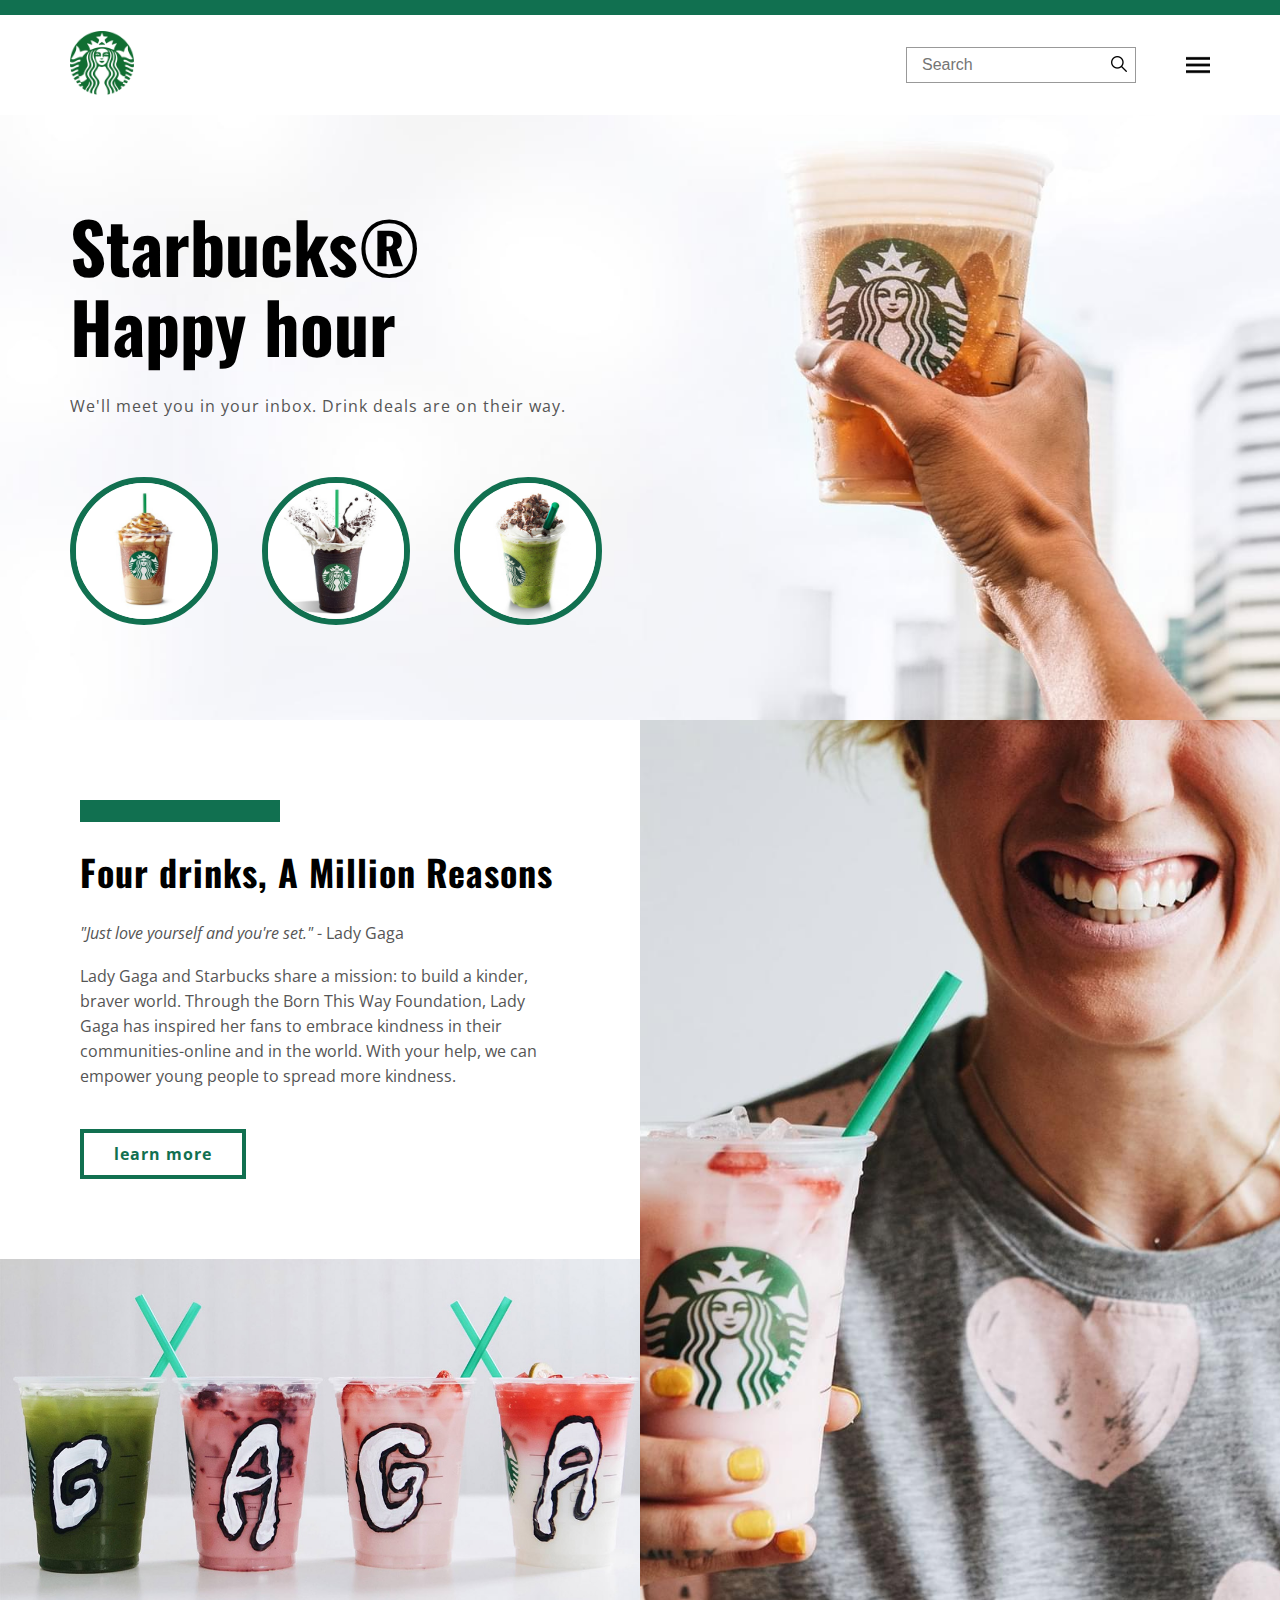
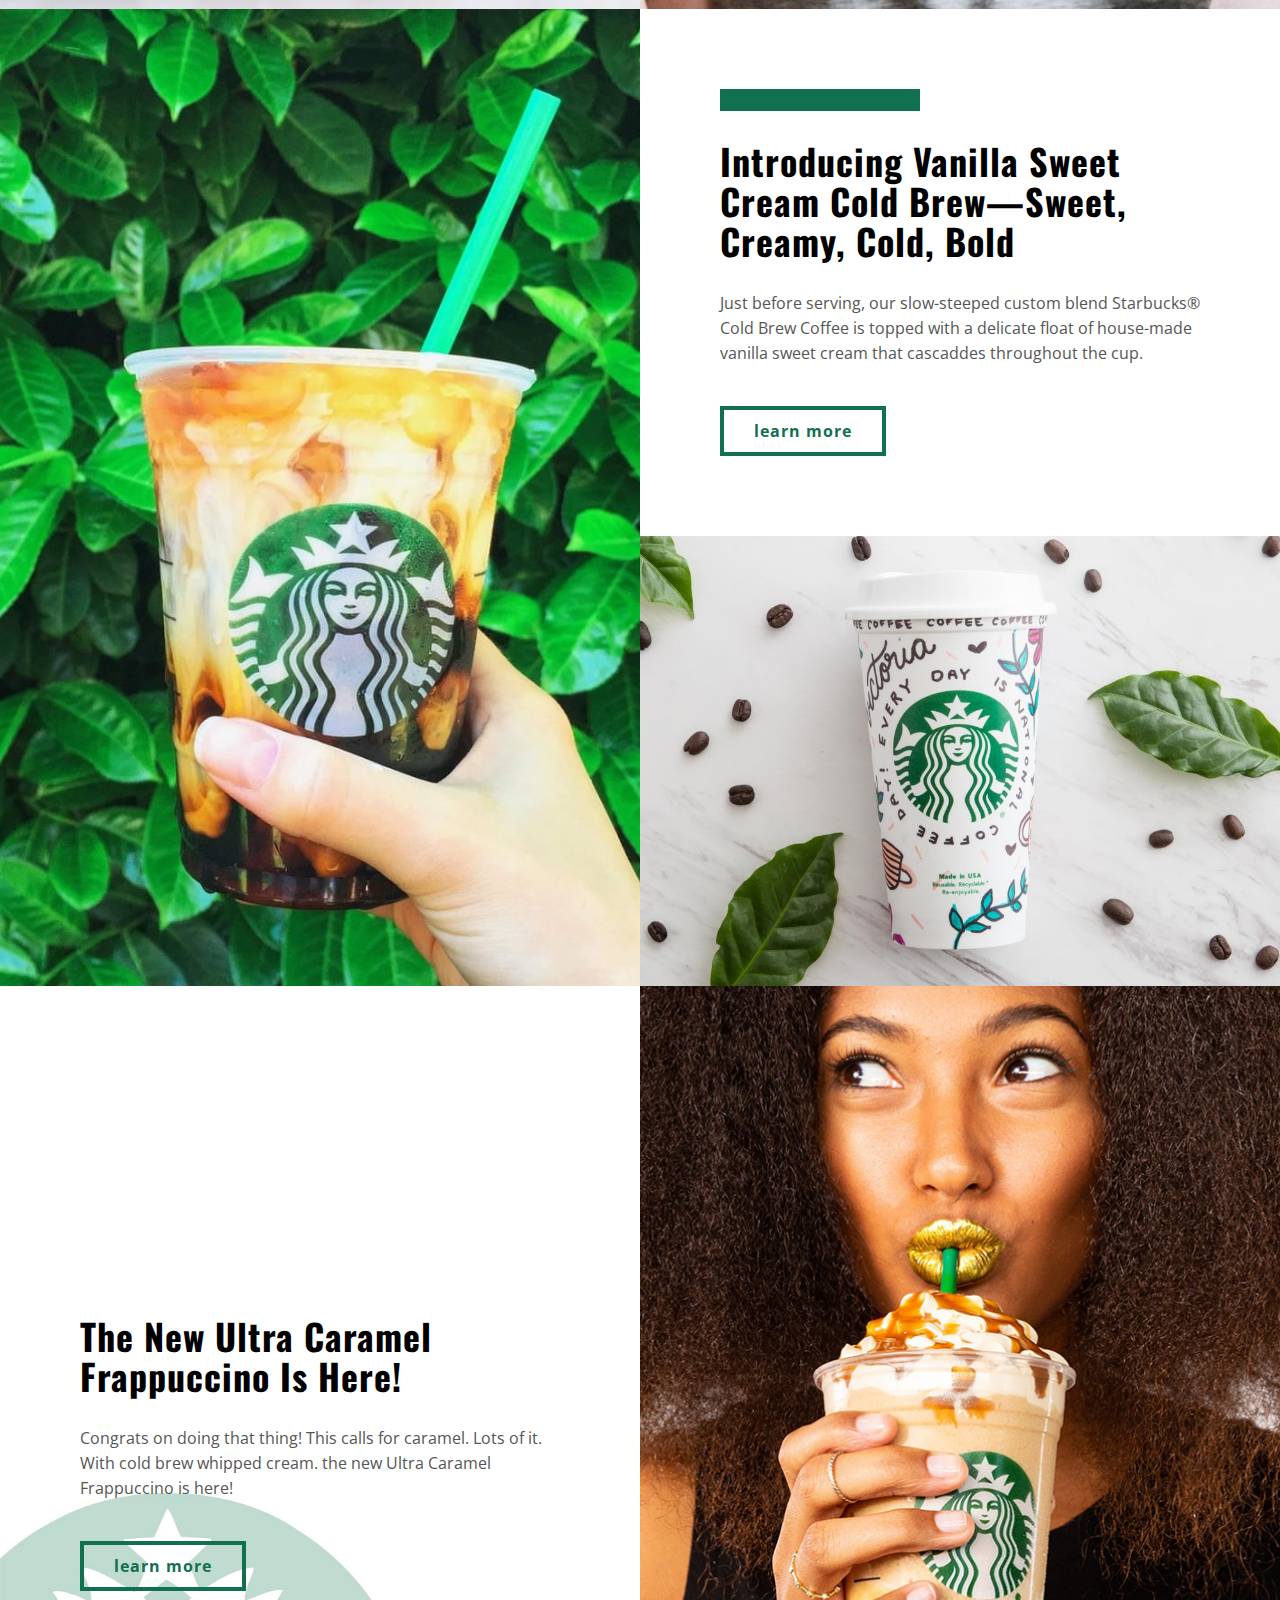
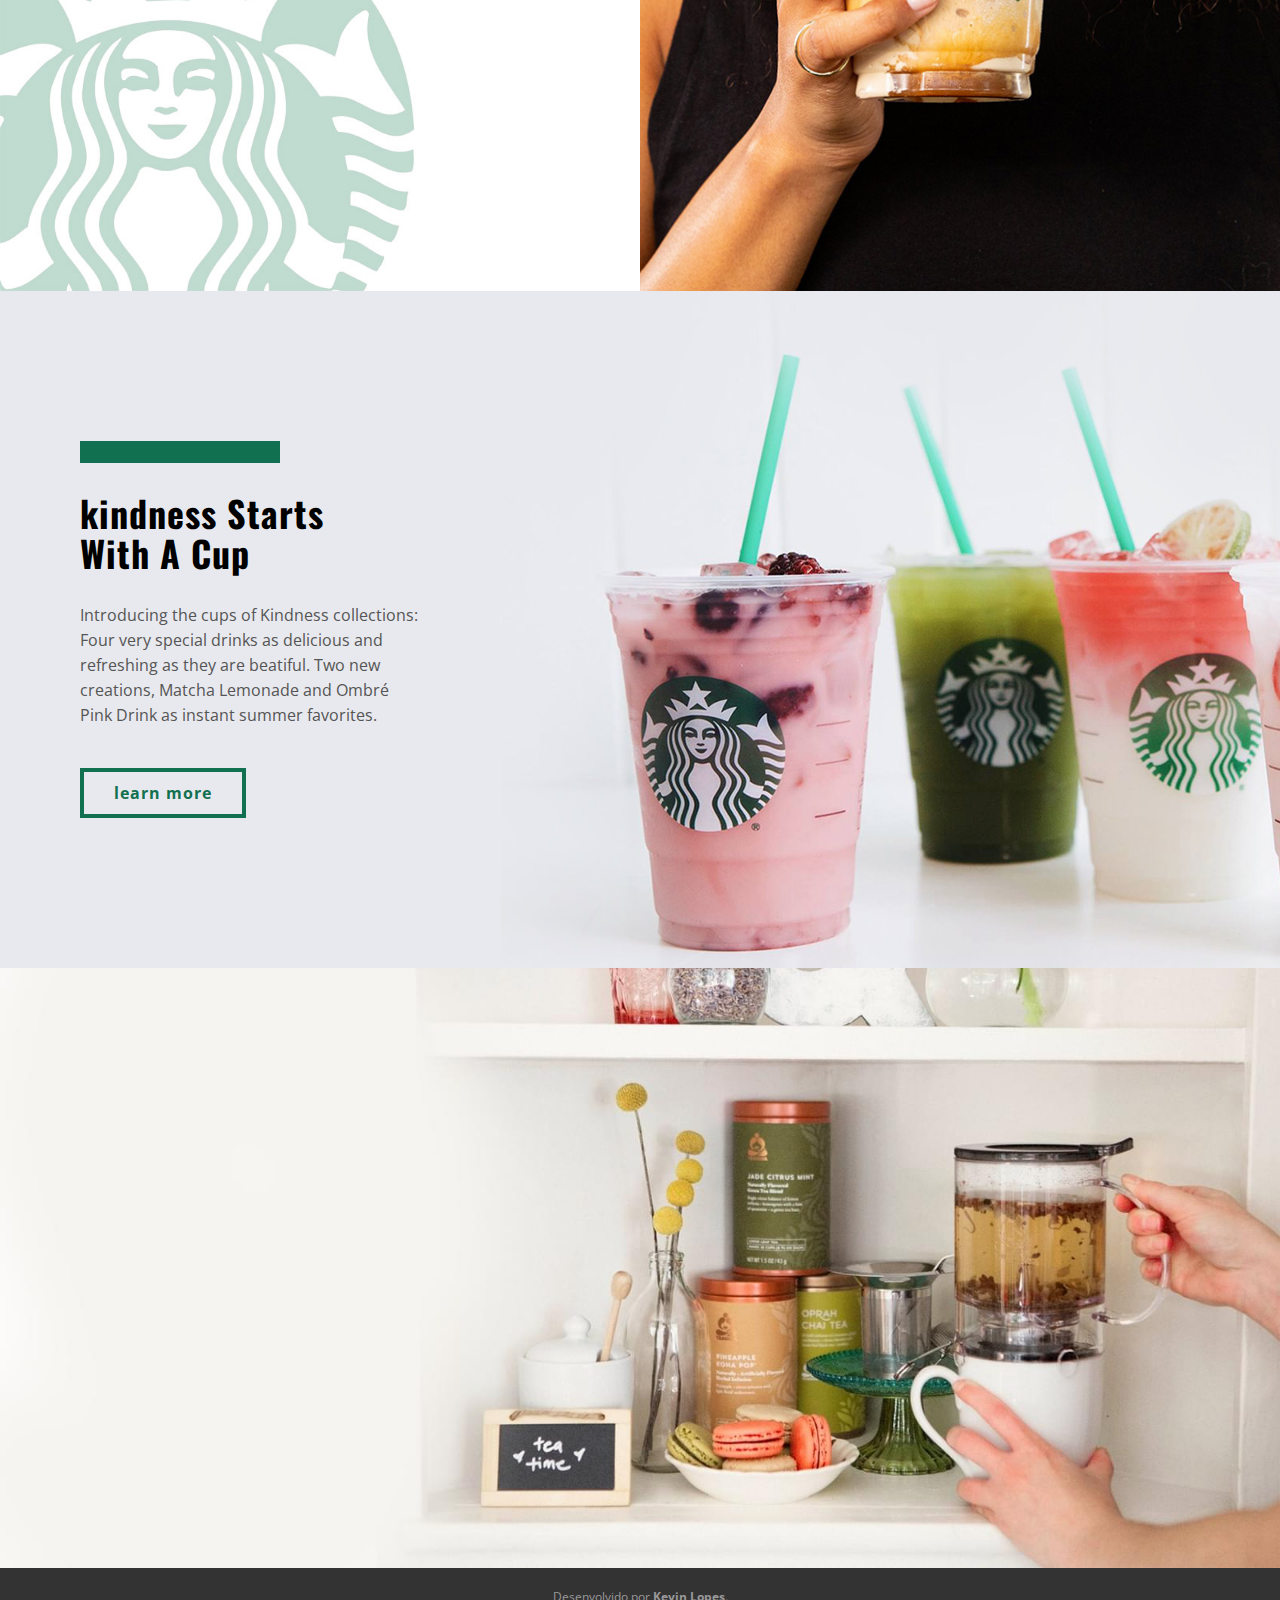
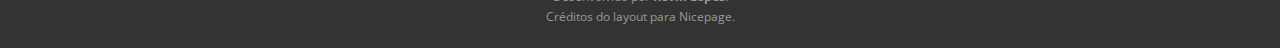
<file: index.html>
<!DOCTYPE html>
<html lang="pt-br">

<head>
    <meta charset="UTF-8">
    <meta name="viewport" content="width=device-width, initial-scale=1.0">
    <link rel="shortcut icon" href="assets/images/logo.png" type="image/x-icon">
    <link rel="stylesheet" href="assets/css/style.css">
    <link rel="stylesheet" href="assets/css/mobile.css">
    <title>Starbucks</title>
</head>

<body>

    <header>
        <div class="line"></div>
        <div class="container header--area">
            <div class="header--left">
                <a href="/"><img src="assets/images/logo.png"></a>
            </div>
            <div class="header--right">
                <div class="header--search">
                    <form action="">
                        <input type="text" name="search" placeholder="Search">
                        <button>
                            <img src="assets/images/loupe.png">
                        </button>
                    </form>
                </div>
                <div class="header--menu">
                    <img src="assets/images/menu.png">
                </div>
            </div>
        </div>
    </header>

    <section class="banner">
        <div class="container">
            <h1>Starbucks®<br />Happy hour</h1>
            <span>We'll meet you in your inbox. Drink deals are on their way.</span>
            <div class="banner--images">
                <img src="assets/images/c1.jpg" alt="" srcset="">
                <img src="assets/images/c2.jpg" alt="" srcset="">
                <img src="assets/images/c3.jpg" alt="" srcset="">
            </div>
        </div>
    </section>

    <section class="area1">
        <div class="area1--content">
            <span class="bar"></span>
            <h2>Four drinks, A Million Reasons</h2>
            <p class="area1--quote"><em>"Just love yourself and you're set."</em> - Lady Gaga</p>
            <p class="area1--text">Lady Gaga and Starbucks share a mission: to build a kinder, braver world. Through
                the Born This Way Foundation, Lady Gaga has inspired her fans to embrace kindness in their
                communities-online and in the world. With your help, we can empower young people to spread more
                kindness.</p>
            <a href="#" class="button">learn more</a>
        </div>
        <div class="area1--img1"></div>
        <div class="area1--img2"></div>
    </section>

    <section class="area2">
        <div class="area2--content">
            <span class="bar"></span>
            <h2>Introducing Vanilla Sweet Cream Cold Brew—Sweet, Creamy, Cold, Bold</h2>
            <p class="area2--text">Just before serving, our slow-steeped custom blend Starbucks® Cold Brew
                Coffee is topped with a delicate float of house-made vanilla sweet cream that cascaddes throughout the
                cup.
            </p>
            <a href="#" class="button">learn more</a>
        </div>
        <div class="area2--img1"></div>
        <div class="area2--img2"></div>
    </section>

    <section class="area3">
        <div class="area3--content">
            <h2>The New Ultra Caramel Frappuccino Is Here!</h2>
            <p class="area3--text">Congrats on doing that thing! This calls for caramel. Lots of it. With cold brew
                whipped cream. the new Ultra Caramel Frappuccino is here!</p>
            <a href="#" class="button">learn more</a>
        </div>
        <div class="area3--img1"></div>
    </section>

    <section class="area4">
        <div class="area4--content">
            <span class="bar"></span>
            <h2>kindness Starts<br /> With A Cup</h2>
            <p class="area4--text">Introducing the cups of Kindness collections: Four very special drinks as delicious
                and refreshing as they are beatiful.
                Two new creations, Matcha Lemonade and Ombré Pink Drink as instant summer favorites.
            </p>
            <a href="#" class="button">learn more</a>
        </div>
        <div class="area4--img1"></div>
    </section>

    <section class="area5"></section>

    <footer>
        <div class="footer--content">
            <p>Desenvolvido por <a href="https://kevinup13.github.io/portifolio/" target="_blank">Kevin Lopes</a>.</p>
            <p>Créditos do layout para Nicepage.</p>
        </div>
    </footer>

</body>

</html>
</file>
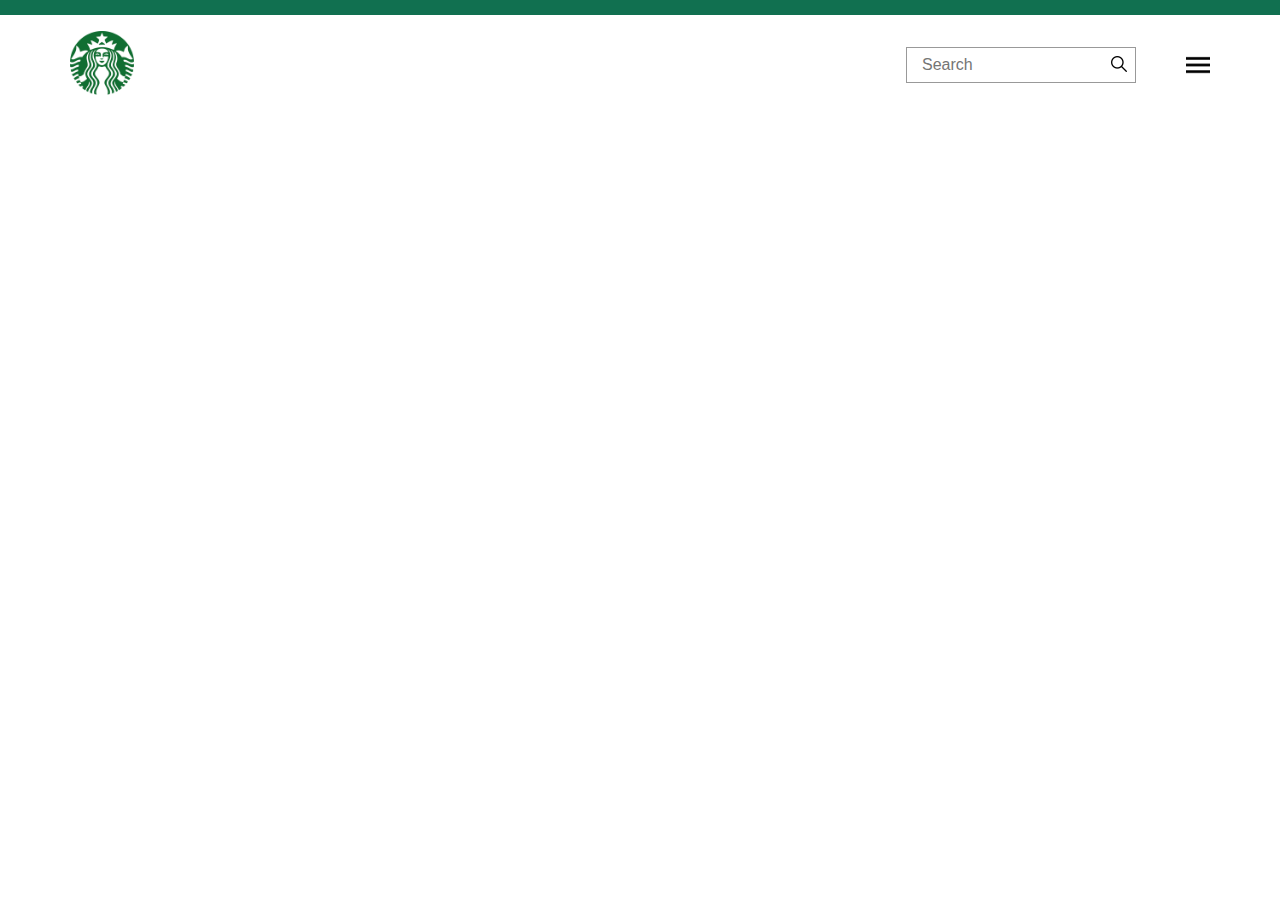
<file: assets/index.html>
<!DOCTYPE html>
<html lang="pt-br">

<head>
    <meta charset="UTF-8">
    <meta name="viewport" content="width=device-width, initial-scale=1.0">
    <link rel="stylesheet" href="./css/style.css">
    <title>Starbucks</title>
</head>

<body>
    <header>
        <div class="line"></div>
        <div class="container header--area">
            <div class="header--left">
                <a href="/"><img src="./images/logo.png"></a>
            </div>
            <div class="header--right">
                <div class="header--search">
                    <form action="">
                        <input type="text" name="search" placeholder="Search">
                        <button>
                            <img src="./images/loupe.png">
                        </button>
                    </form>
                </div>
                <div class="header--menu">
                    <img src="./images/menu.png">
                </div>
            </div>
        </div>
    </header>

</body>

</html>
</file>
<file: assets/css/style.css>
@import url('https://fonts.googleapis.com/css2?family=Open+Sans:ital,wght@0,300..800;1,300..800&family=Oswald:wght@200..700&display=swap');
/* Global Styles */
* {
    margin: 0;
    padding: 0;
    box-sizing: border-box;
}
.container {
    max-width: 1140px;
    margin: 0 auto;
}

span.bar {
    width: 200px;
    height: 22px;
    background-color: #117050;
    display: block;
    margin-bottom: 10px;
}
h1 {
    font-family: 'Oswald', sans-serif;
    font-size: 96px;
    font-weight: bold;
    margin-bottom: 30px;
    line-height: 100px;
}
h2 {
    font-family: 'Oswald', sans-serif;
    font-size: 36px;
    font-weight: bold;
    margin: 30px 0;
    line-height: 40px;
    letter-spacing: 1px;
}

.button {   
    font-family: 'Open Sans', sans-serif; 
    font-size: 16px;    
    font-weight: bold;
    color: #117050;
    text-decoration: none;
    letter-spacing: 1px;
    display: inline-block;
    margin-top: 20px;
    border: 4px solid #117050;
    border-radius: px;
    padding: 10px 30px;
    transition: all 0.2s ease-in-out; 
}
.button:hover {
    background-color: #117050;
    color: white;
}

body {
    font-family: 'Open Sans', sans-serif;
}

/* Header */

header .line {
    background-color: #117050 ;
    height: 15px;
}

.header--area {
    display: flex;
    justify-content: space-between;
    align-items: center;
    height: 100px;
}
.header--left img {
    width: 64px;
    height: 64px;
}

.header--right {
    display: flex;
    align-items: center;
}

.header--search form {
    display: flex;
}

.header--search input {
    font-size: 16px;
    padding: 8px 15px;
    border: 1px solid #999;
    outline: 0;
    cursor: pointer;
    outline: 0;
    width: 100%;
    max-width: 250px;
}
.header--search button {
    background-color: transparent;
    border: 0;
    cursor: pointer;
    margin-left: -25px;
}
.header--search button img {
    width: 16px;
    height: 16px;
}

.header--menu {
    display: flex;
    justify-content: center;
    margin-left: 50px;
    cursor: pointer;
}
.header--menu img {
    width: 24px;
    height: 24px;
}

/* Banner */

.banner {
    background-image: url('../images/bg.jpg');
    background-position: center;
    background-size: cover;
    padding-top: 90px;
    padding-bottom: 90px;
}
.banner h1 {
    color: black;
    font-family: 'Oswald', sans-serif;
    font-size: 70px;
    font-weight: bold;
    margin-bottom: 30px;
    line-height: 80px;
}
.banner span {
    font-family: 'Open Sans', sans-serif;
    color:#555;
    letter-spacing: 1px;
    margin-bottom: 30px;
    display: block;
}

.banner--images {
    margin-top: 60px;
}
.banner--images img {
    width: 148px;
    height: 148px;
    border: 6px solid #117050;
    border-radius: 50%;
    margin-right: 40px;
}
.banner--images img:last-child {
    margin-right: 0;
}

/* Area1 - Area2 - Area3 - Area4 */
.area1, .area2, .area3 {
    display: grid;
    grid-template-columns:repeat(2, 1fr);
}

.area1--content,
.area2--content,
.area3--content {
    padding: 80px;
}

.area1--content .area1--text,
.area2--content .area2--text,
.area3--content .area3--text,
.area4--content .area4--text {
    font-family: 'Open Sans', sans-serif;
    font-size: 16px;    
    margin-bottom: 20px;
    line-height: 25px;
    color: #555;
}

.area1--content .area1--quote {
    font-family: 'Open Sans', sans-serif;
    font-size: 16px;   
    margin-bottom: 20px;
    color: #555;
}

/* Area1 images */
.area1--img1 {
    height: 350px;
    background-image: url('../images/f2.jpg');
    background-size: cover;
    background-position: center;
}

.area1--img2 {
    background-image: url('../images/f1.jpg');
    background-size: cover;
    background-position: center;
    grid-column: 2 / 3;
    grid-row: 1 / 3;
}

/* Area2 images */
.area2--img1 {
    height: 450px;
    background-image: url('../images/f4.jpg');
    background-size: cover;
    background-position: center;
}
.area2--img2 {
    background-image: url('../images/f3.jpg');
    background-size: cover;
    background-position: center;
    grid-column: 1 / 2;
    grid-row: 1 / 3;
}

/* Area3 images */
.area3--content {
    background-image: url('../images/bg2.jpg');
    background-size: cover;
    background-position: left;
    padding: 300px 80px;
}

.area3--img1 {
    background-image: url('../images/f5.jpg');
    background-size: cover;
    background-position: center;
}

/* Area4 */
.area4 {
    display:grid;
    grid-template-columns: 500px 1fr;
    background-color: #e8e9ee;
}

.area4--content {
    padding: 150px 80px;
}

.area4--img1 {
    background-image: url('../images/bg3.jpg');
    background-position: left;
}

/* Area5 */

.area5 {
    background-image: url('../images/bg4.jpg');
    background-size: cover;
    background-position: bottom;
    height: 600px;
}

/* Footer */
footer {
    background-color: #333;
    height: 80px;
    display: flex;
    justify-content: center;
    align-items: center;
}
.footer--content {
    display: flex;
    flex-direction: column;
    align-items: center;
}

.footer--content p {
    font-family: 'Open Sans', sans-serif;
    color: #999;
    font-size: 12px;
    margin-bottom: 3px;
}
.footer--content a {
    font-family: 'Open Sans', sans-serif;
    color: #999;
    font-size: 12px;
    margin-bottom: 3px;
    text-decoration: none;
    font-weight: bold;
    transition: all 0.2s ease-in-out;
}
.footer--content a:hover {
    color: #117050;
    text-decoration: underline;
}
</file>
<file: assets/css/mobile.css>
@media screen and (min-width: 769px) and (max-width: 1140px) {
    .container {
        padding-left: 20px;
        padding-right: 20px;
    }
}

@media screen and (max-width: 768px) {
    .container {
        padding-left: 20px;
        padding-right: 20px;
    }

    .area1 {
        grid-template-columns: 3fr 2fr;
    }
    .area2 {
        grid-template-columns: 2fr 3fr;
    }
    .area3 {
        grid-template-columns: 3fr 2fr;
    }
}

@media screen and (max-width: 480px) {
    .container {
        padding-left: 20px;
        padding-right: 20px;
    }
    .header--menu {
        margin-left: 20px;
    }

    .header--search input {
        max-width: fit-content;
        margin-left: 30px;
    }

    h1 {
        font-size: 60px!important;
        line-height: 60px!important;
    } 
    h2 {
        font-size: 30px!important;
        line-height: 38px!important;
    }

    .banner--images img{
        width: 70px;
        height: 70px;
        border: 3px solid #117050;
        margin-right: 10px;
    }

    .area1--content,
    .area2--content,
    .area3--content,
    .area4--content {
        padding: 40px;
    }

    .area1,
    .area2,
    .area3,
    .area4 {
        grid-template-columns: 1fr;
    }
    .area5{
        height: 200px;
    }
}
</file>
